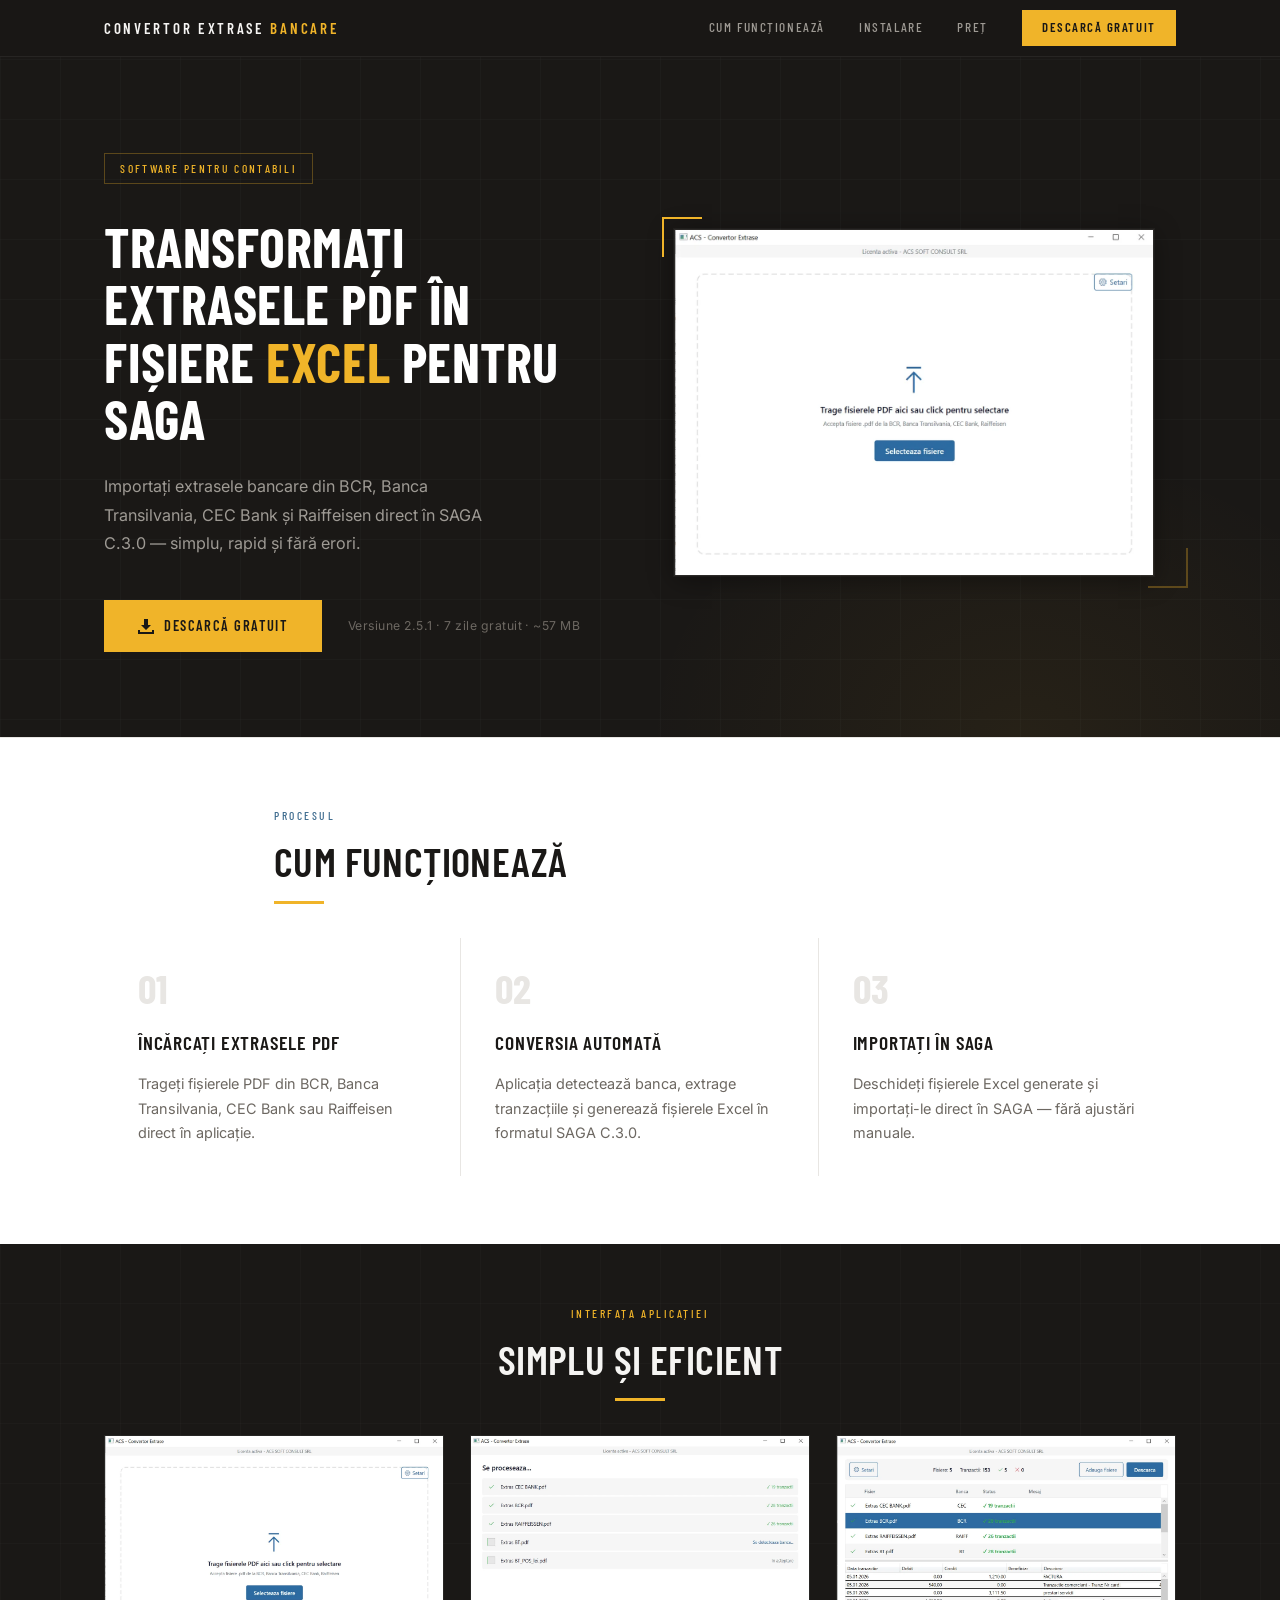
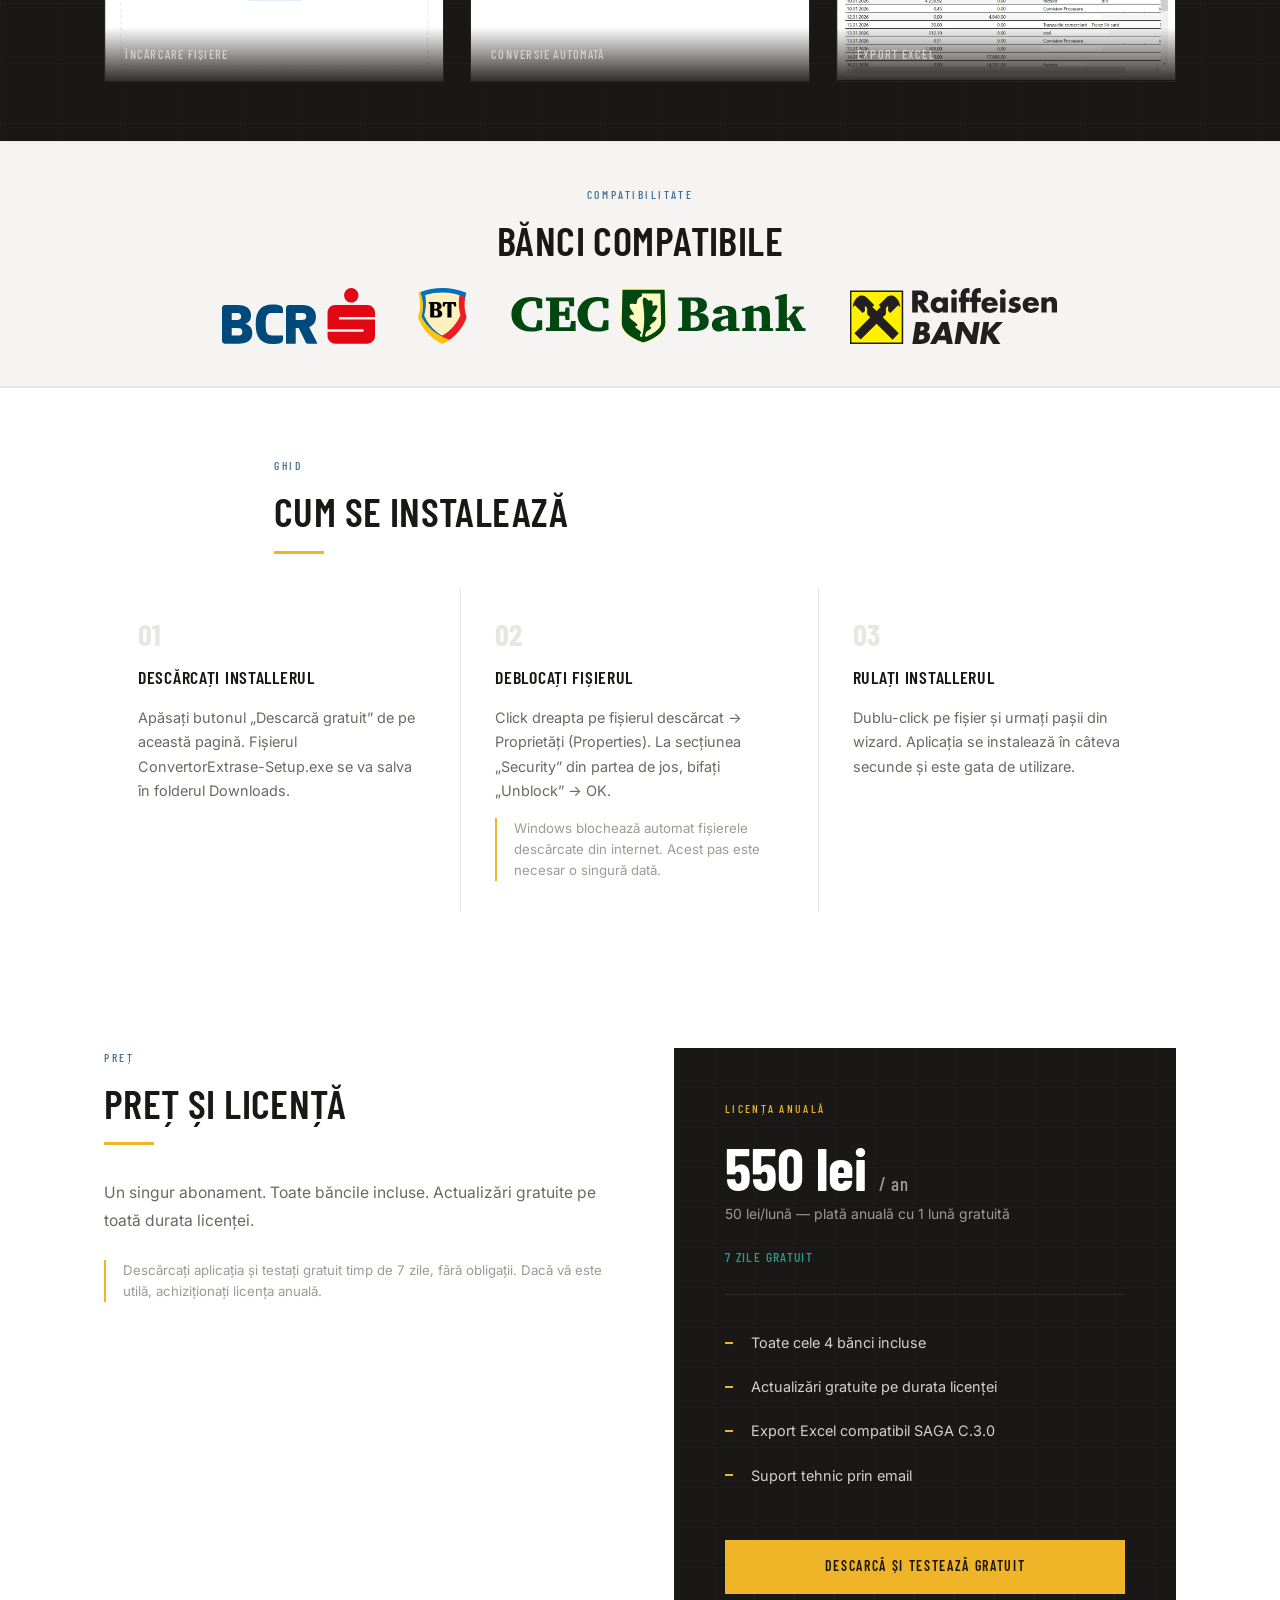
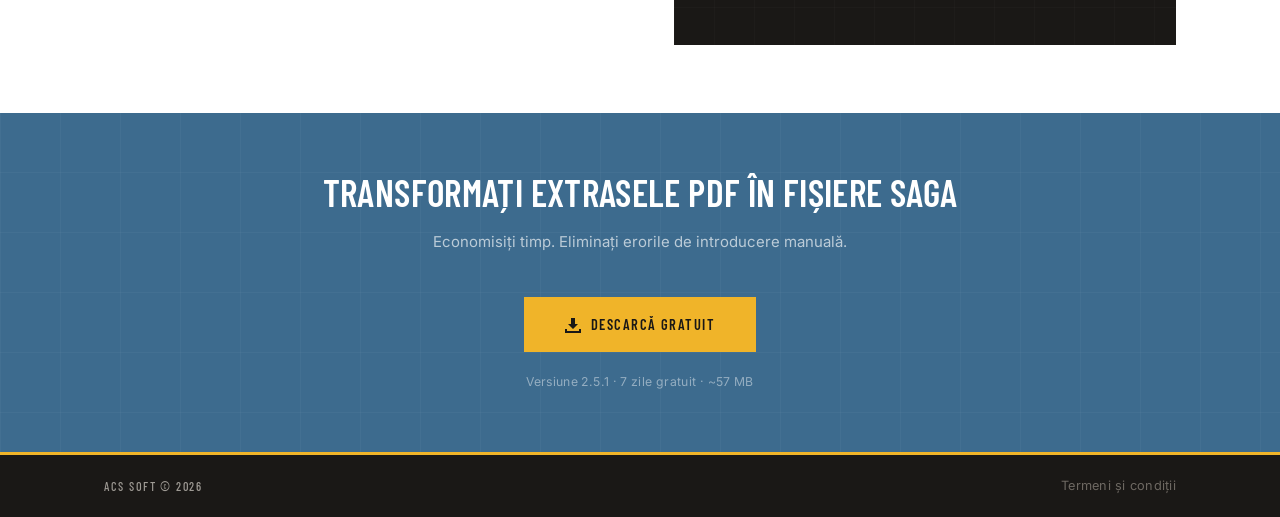
<file: index.html>
<!DOCTYPE html>
<html lang="ro">
<head>
  <meta charset="UTF-8">
  <meta name="viewport" content="width=device-width, initial-scale=1.0">
  <meta name="description"
        content="Importați extrasele bancare din BCR, Banca Transilvania, CEC Bank și Raiffeisen direct în SAGA C.3.0.">

  <!-- Open Graph for WhatsApp/social sharing -->
  <meta property="og:title"
        content="Convertor Extrase Bancare">
  <meta property="og:description"
        content="Transformați extrasele PDF în fișiere Excel pentru SAGA">
  <meta property="og:type"
        content="website">
  <meta property="og:url"
        content="https://acs-soft.github.io/convertor-extrase-site/">

  <title>Convertor Extrase Bancare</title>

  <link rel="preconnect" href="https://fonts.googleapis.com">
  <link rel="preconnect" href="https://fonts.gstatic.com" crossorigin>
  <link href="https://fonts.googleapis.com/css2?family=Barlow+Condensed:wght@400;500;600;700&family=Inter:wght@300;400;500&display=swap" rel="stylesheet">
  <link rel="stylesheet" href="style.css">
  <link rel="icon" href="favicon.ico">
</head>
<body>

  <!-- ======== NAVIGATION ======== -->
  <nav>
    <div class="container">
      <a href="#" class="logo">Convertor Extrase <span>Bancare</span></a>
      <div class="nav-links">
        <a href="#cum-functioneaza" class="nav-link">Cum funcționează</a>
        <a href="#instalare" class="nav-link">Instalare</a>
        <a href="#pret" class="nav-link">Preț</a>
        <a href="https://github.com/acs-soft/convertor-extrase-site/releases/latest/download/ConvertorExtrase-Setup.exe"
           class="nav-cta">Descarcă gratuit</a>
      </div>
    </div>
  </nav>

  <!-- ======== HERO ======== -->
  <section class="hero">
    <div class="container">
      <div class="hero-content">
        <div class="hero-badge">Software pentru contabili</div>
        <h1>Transformați extrasele PDF în fișiere <em>Excel</em> pentru SAGA</h1>
        <p class="hero-desc">Importați extrasele bancare din BCR, Banca Transilvania, CEC Bank și Raiffeisen direct în SAGA C.3.0 &mdash; simplu, rapid și fără erori.</p>
        <div class="hero-actions">
          <a href="https://github.com/acs-soft/convertor-extrase-site/releases/latest/download/ConvertorExtrase-Setup.exe" class="btn-primary">
            <svg viewBox="0 0 16 16" xmlns="http://www.w3.org/2000/svg"><path d="M8 12L3 7h3V1h4v6h3L8 12z"/><path d="M14 14H2v-2H0v4h16v-4h-2v2z"/></svg>
            Descarcă gratuit
          </a>
          <span class="hero-sub">Versiune 2.5.1 &middot; 7 zile gratuit &middot; ~57 MB</span>
        </div>
      </div>
      <div class="hero-visual">
        <img src="images/screenshot-1.webp"
             alt="Fereastra principală a aplicației Convertor Extrase Bancare"
             class="hero-screenshot"
             loading="lazy"
             width="600"
             height="400">
      </div>
    </div>
  </section>

  <!-- ======== HOW IT WORKS ======== -->
  <section class="how-it-works" id="cum-functioneaza">
    <div class="container-narrow" style="margin-bottom: 2rem;">
      <span class="section-label">Procesul</span>
      <h2 class="section-heading">Cum funcționează</h2>
      <hr class="section-rule">
    </div>
    <div class="container">
      <div class="steps-grid">
        <div class="step-block">
          <div class="step-number">01</div>
          <div class="step-title">Încărcați extrasele PDF</div>
          <p class="step-desc">Trageți fișierele PDF din BCR, Banca Transilvania, CEC Bank sau Raiffeisen direct în aplicație.</p>
        </div>
        <div class="step-block">
          <div class="step-number">02</div>
          <div class="step-title">Conversia automată</div>
          <p class="step-desc">Aplicația detectează banca, extrage tranzacțiile și generează fișierele Excel în formatul SAGA C.3.0.</p>
        </div>
        <div class="step-block">
          <div class="step-number">03</div>
          <div class="step-title">Importați în SAGA</div>
          <p class="step-desc">Deschideți fișierele Excel generate și importați-le direct în SAGA &mdash; fără ajustări manuale.</p>
        </div>
      </div>
    </div>
  </section>

  <!-- ======== SCREENSHOTS ======== -->
  <section class="screenshots">
    <div class="container">
      <span class="section-label">Interfața aplicației</span>
      <h2 class="section-heading">Simplu și eficient</h2>
      <hr class="section-rule">
      <div class="screenshot-grid">
        <div class="screenshot-card">
          <img src="images/screenshot-1.webp"
               alt="Fereastra principală a aplicației Convertor Extrase Bancare"
               loading="lazy"
               width="600"
               height="400">
          <div class="screenshot-label">Încărcare fișiere</div>
        </div>
        <div class="screenshot-card">
          <img src="images/screenshot-2.webp"
               alt="Procesarea extraselor bancare în Convertor Extrase Bancare"
               loading="lazy"
               width="600"
               height="400">
          <div class="screenshot-label">Conversie automată</div>
        </div>
        <div class="screenshot-card">
          <img src="images/screenshot-3.webp"
               alt="Rezultatele conversiei în format Excel pentru SAGA"
               loading="lazy"
               width="600"
               height="400">
          <div class="screenshot-label">Export Excel</div>
        </div>
      </div>
    </div>
  </section>

  <!-- ======== BANKS ======== -->
  <section class="banks">
    <div class="container">
      <div class="banks-header">
        <span class="section-label">Compatibilitate</span>
        <h2 class="section-heading">Bănci compatibile</h2>
      </div>
      <div class="banks-strip">
        <img src="images/bcr.svg" alt="BCR" class="bank-logo">
        <img src="images/bt.svg" alt="Banca Transilvania" class="bank-logo">
        <img src="images/cec.svg" alt="CEC Bank" class="bank-logo">
        <img src="images/raiffeisen.svg" alt="Raiffeisen Bank" class="bank-logo">
      </div>
    </div>
  </section>

  <!-- ======== INSTALLATION ======== -->
  <section class="installation" id="instalare">
    <div class="container-narrow" style="margin-bottom: 2rem;">
      <span class="section-label">Ghid</span>
      <h2 class="section-heading">Cum se instalează</h2>
      <hr class="section-rule">
    </div>
    <div class="container">
      <div class="install-grid">
        <div class="install-step">
          <div class="install-number">01</div>
          <div class="install-title">Descărcați installerul</div>
          <p class="install-desc">Apăsați butonul &bdquo;Descarcă gratuit&rdquo; de pe această pagină. Fișierul ConvertorExtrase-Setup.exe se va salva în folderul Downloads.</p>
        </div>
        <div class="install-step">
          <div class="install-number">02</div>
          <div class="install-title">Deblocați fișierul</div>
          <p class="install-desc">Click dreapta pe fișierul descărcat &rarr; Proprietăți (Properties). La secțiunea &bdquo;Security&rdquo; din partea de jos, bifați &bdquo;Unblock&rdquo; &rarr; OK.</p>
          <p class="install-note">Windows blochează automat fișierele descărcate din internet. Acest pas este necesar o singură dată.</p>
        </div>
        <div class="install-step">
          <div class="install-number">03</div>
          <div class="install-title">Rulați installerul</div>
          <p class="install-desc">Dublu-click pe fișier și urmați pașii din wizard. Aplicația se instalează în câteva secunde și este gata de utilizare.</p>
        </div>
      </div>
    </div>
  </section>

  <!-- ======== PRICING ======== -->
  <section class="pricing" id="pret">
    <div class="container">
      <div class="pricing-layout">
        <div class="pricing-info">
          <span class="section-label">Preț</span>
          <h2>Preț și licență</h2>
          <hr class="section-rule">
          <p class="pricing-tagline">Un singur abonament. Toate băncile incluse. Actualizări gratuite pe toată durata licenței.</p>
          <p class="pricing-note">Descărcați aplicația și testați gratuit timp de 7 zile, fără obligații. Dacă vă este utilă, achiziționați licența anuală.</p>
        </div>
        <div class="price-card">
          <div class="price-card-inner">
            <div class="price-label">Licența anuală</div>
            <div class="price-amount">550 lei <span>/ an</span></div>
            <div class="price-monthly">50 lei/lună &mdash; plată anuală cu 1 lună gratuită</div>
            <div class="price-trial">7 zile gratuit</div>
            <ul class="price-features">
              <li>Toate cele 4 bănci incluse</li>
              <li>Actualizări gratuite pe durata licenței</li>
              <li>Export Excel compatibil SAGA C.3.0</li>
              <li>Suport tehnic prin email</li>
            </ul>
            <a href="https://github.com/acs-soft/convertor-extrase-site/releases/latest/download/ConvertorExtrase-Setup.exe" class="btn-cta-card">Descarcă și testează gratuit</a>
          </div>
        </div>
      </div>
    </div>
  </section>

  <!-- ======== FINAL CTA ======== -->
  <section class="final-cta">
    <div class="container">
      <h2>Transformați extrasele PDF în fișiere SAGA</h2>
      <p class="final-cta-sub">Economisiți timp. Eliminați erorile de introducere manuală.</p>
      <a href="https://github.com/acs-soft/convertor-extrase-site/releases/latest/download/ConvertorExtrase-Setup.exe" class="btn-final">
        <svg viewBox="0 0 16 16" xmlns="http://www.w3.org/2000/svg"><path d="M8 12L3 7h3V1h4v6h3L8 12z"/><path d="M14 14H2v-2H0v4h16v-4h-2v2z"/></svg>
        Descarcă gratuit
      </a>
      <div class="final-sub">Versiune 2.5.1 &middot; 7 zile gratuit &middot; ~57 MB</div>
    </div>
  </section>

  <!-- ======== FOOTER ======== -->
  <footer>
    <div class="container">
      <span class="footer-brand">ACS Soft &copy; 2026</span>
      <div class="footer-links">
        <a href="termeni.html">Termeni și condiții</a>
      </div>
    </div>
  </footer>

</body>
</html>
</file>
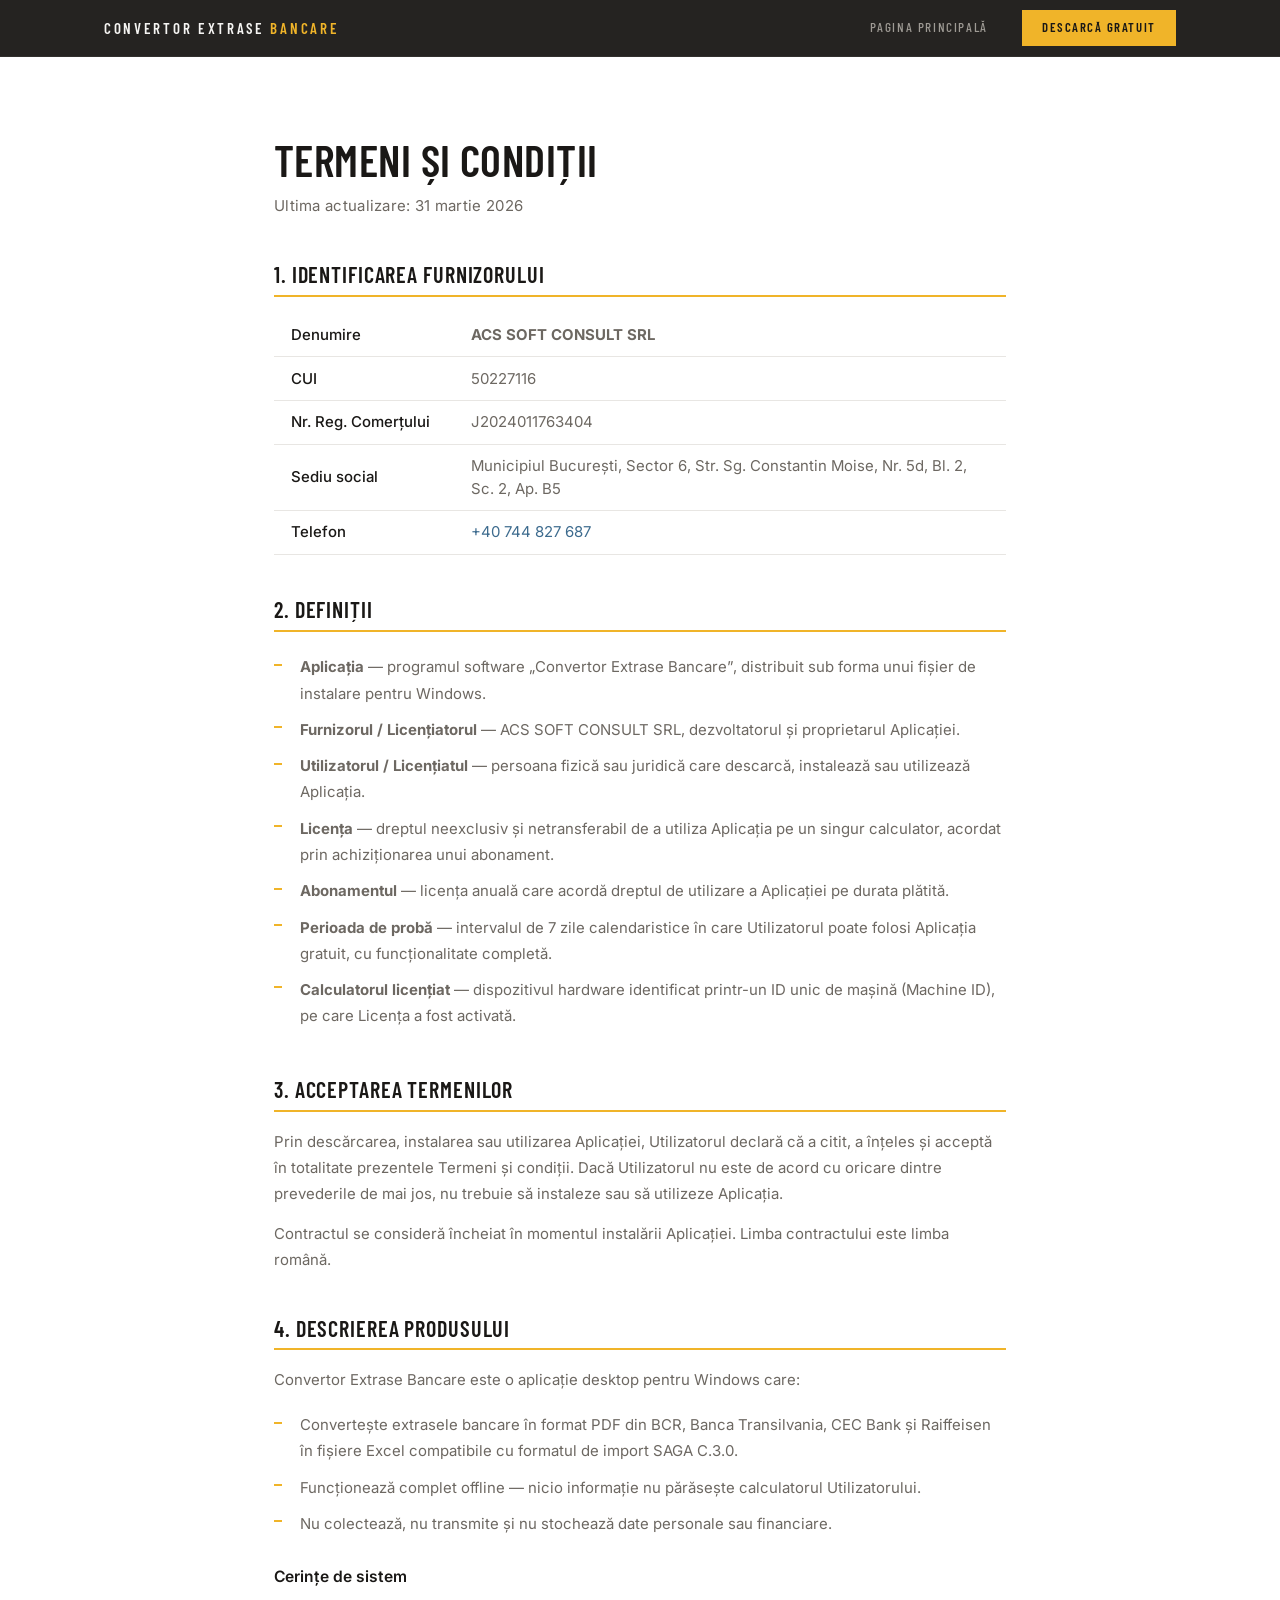
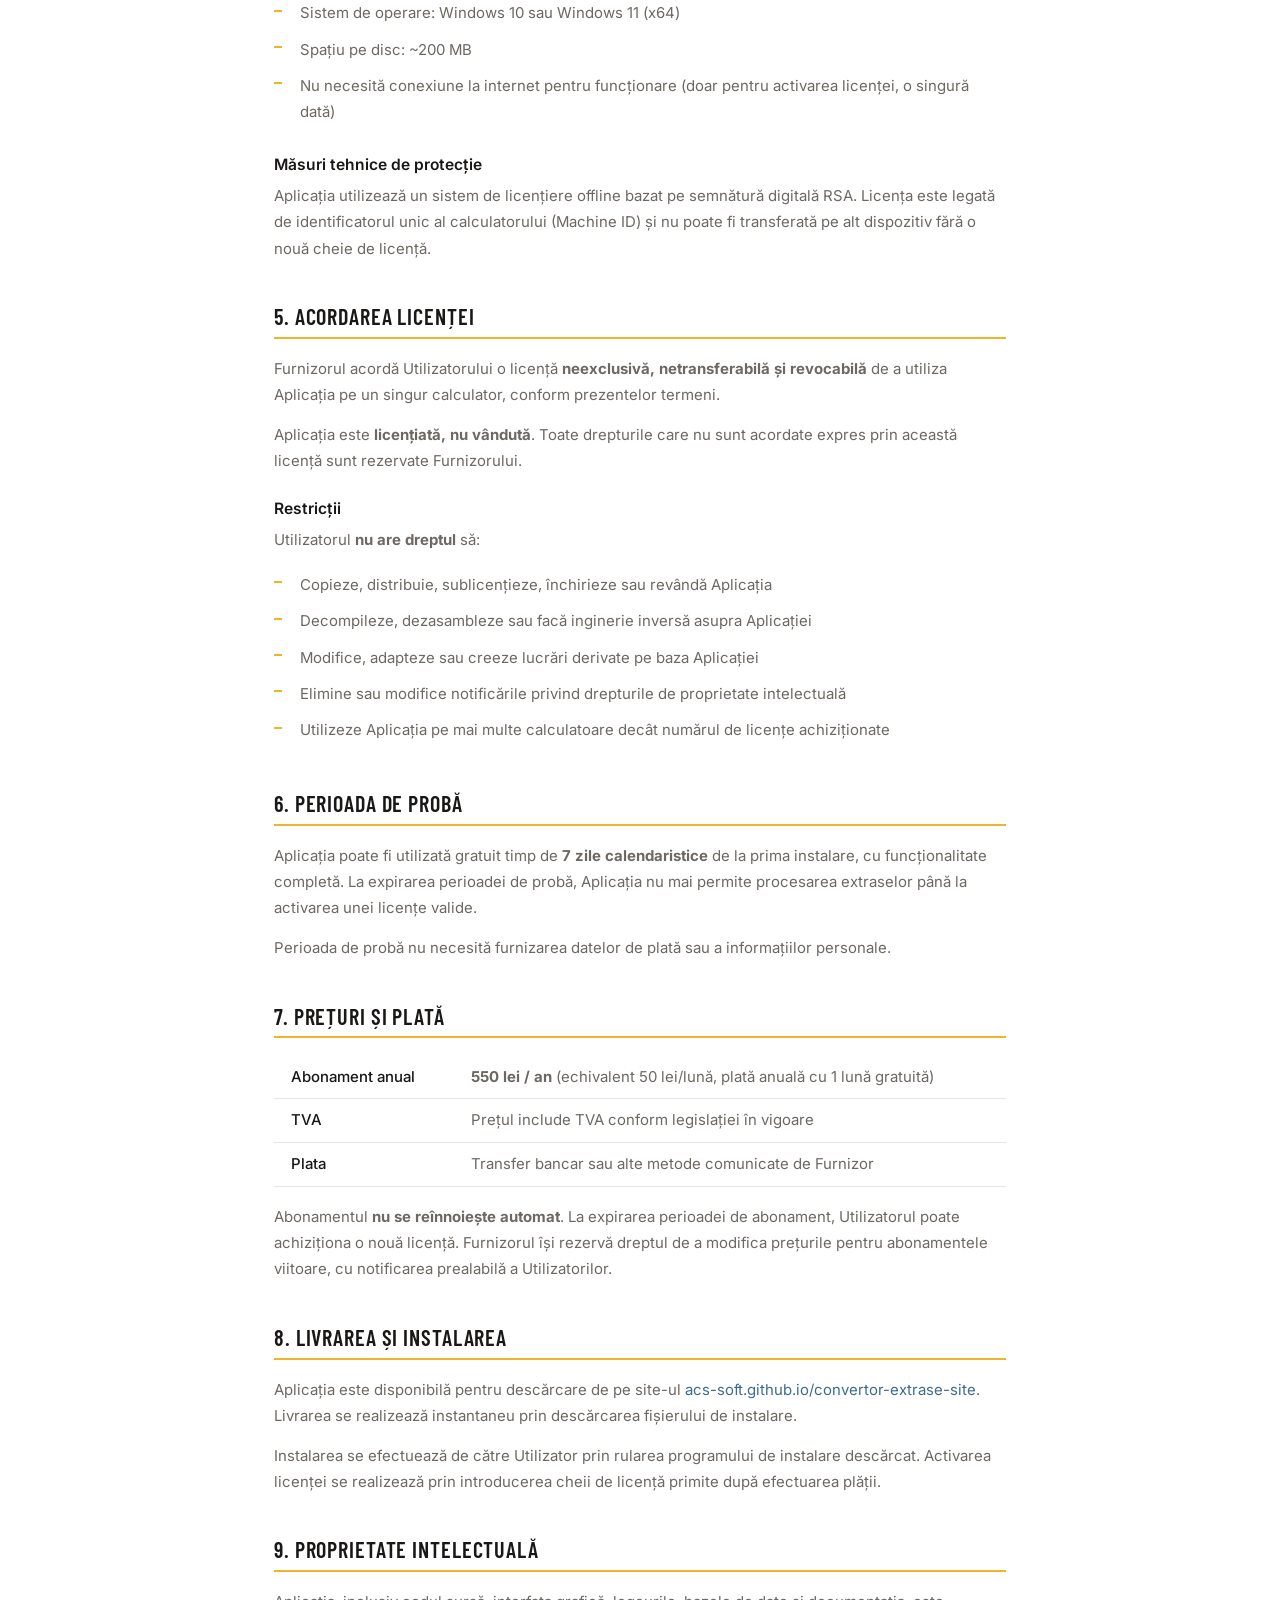
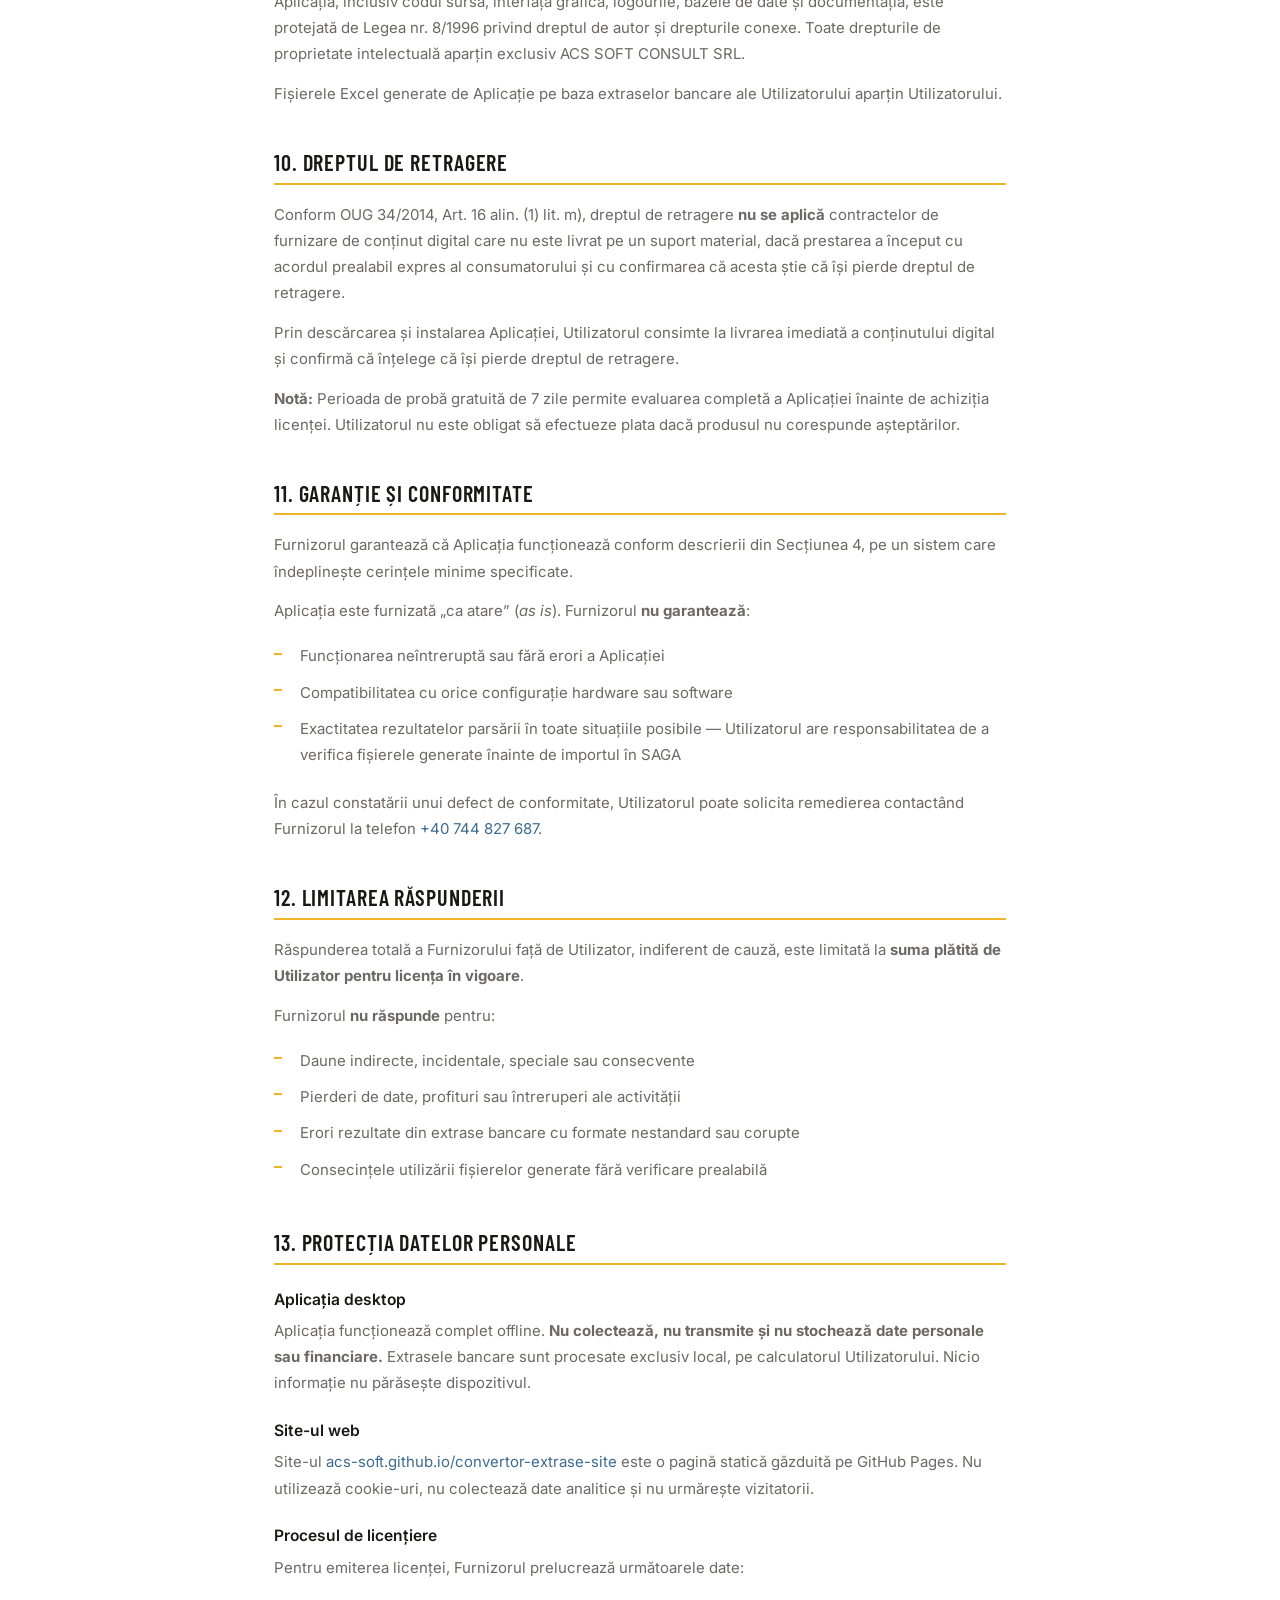
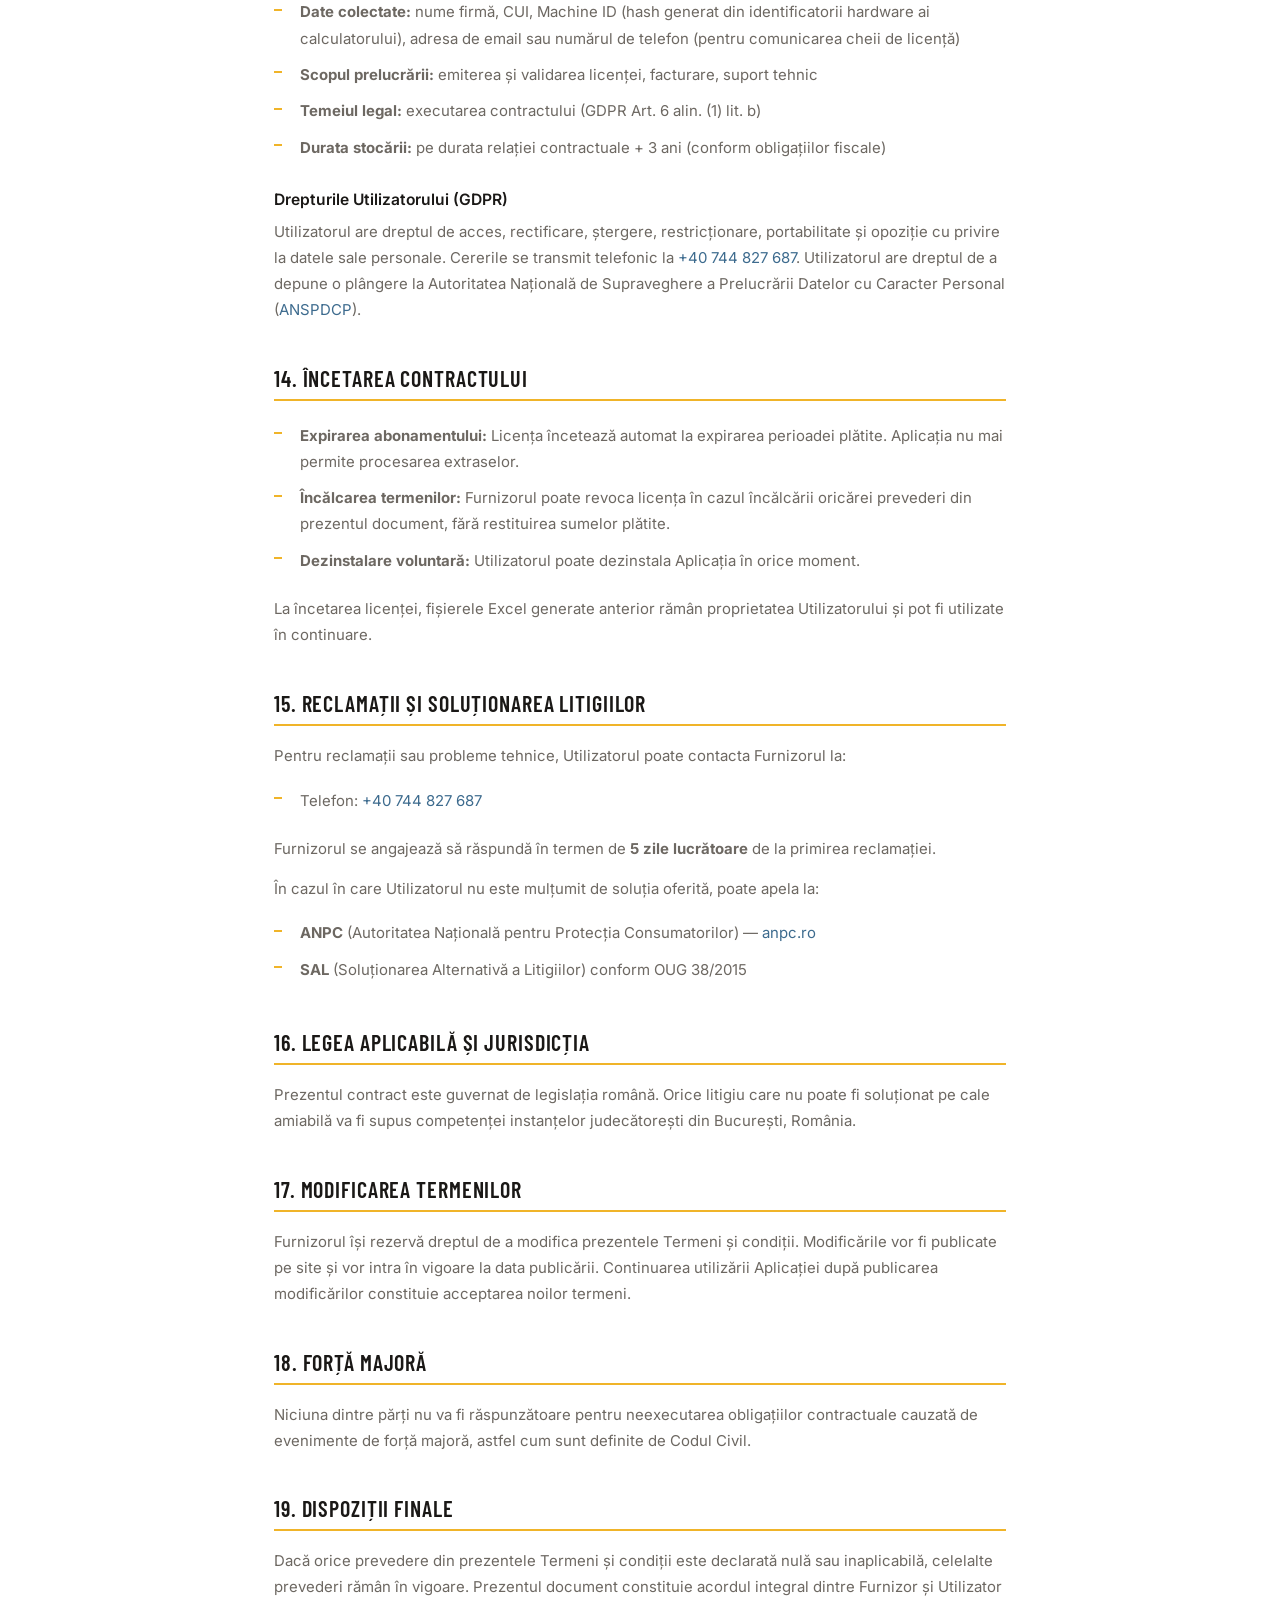
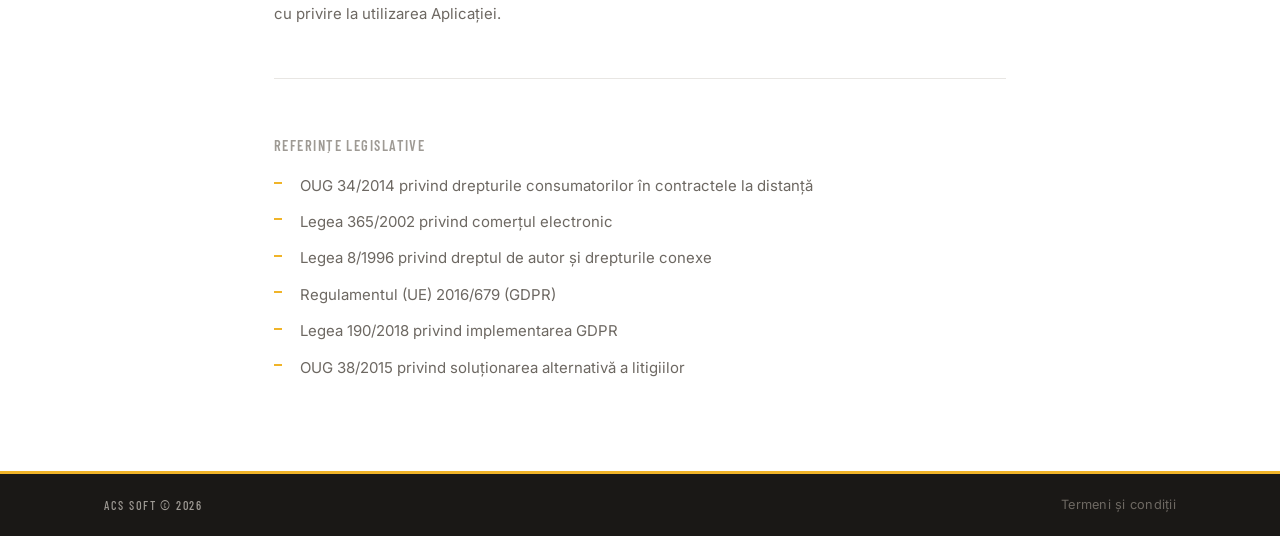
<file: termeni.html>
<!DOCTYPE html>
<html lang="ro">
<head>
  <meta charset="UTF-8">
  <meta name="viewport" content="width=device-width, initial-scale=1.0">
  <meta name="description" content="Termeni și condiții — Convertor Extrase Bancare, ACS SOFT CONSULT SRL">
  <title>Termeni și condiții — Convertor Extrase Bancare</title>
  <link rel="preconnect" href="https://fonts.googleapis.com">
  <link rel="preconnect" href="https://fonts.gstatic.com" crossorigin>
  <link href="https://fonts.googleapis.com/css2?family=Barlow+Condensed:wght@400;500;600;700&family=Inter:wght@300;400;500&display=swap" rel="stylesheet">
  <link rel="stylesheet" href="style.css">
  <link rel="stylesheet" href="termeni.css">
  <link rel="icon" href="favicon.ico">
</head>
<body>

  <nav>
    <div class="container">
      <a href="index.html" class="logo">Convertor Extrase <span>Bancare</span></a>
      <div class="nav-links">
        <a href="index.html" class="nav-link">Pagina principală</a>
        <a href="https://github.com/acs-soft/convertor-extrase-site/releases/latest/download/ConvertorExtrase-Setup.exe"
           class="nav-cta">Descarcă gratuit</a>
      </div>
    </div>
  </nav>

  <main class="legal">
    <div class="container-narrow">

      <h1>Termeni și condiții</h1>
      <p class="legal-updated">Ultima actualizare: 31 martie 2026</p>

      <!-- ======== 1. IDENTIFICARE ======== -->
      <h2 id="identificare">1. Identificarea furnizorului</h2>
      <table class="legal-table">
        <tr><td>Denumire</td><td><strong>ACS SOFT CONSULT SRL</strong></td></tr>
        <tr><td>CUI</td><td>50227116</td></tr>
        <tr><td>Nr. Reg. Comerțului</td><td>J2024011763404</td></tr>
        <tr><td>Sediu social</td><td>Municipiul București, Sector 6, Str. Sg. Constantin Moise, Nr. 5d, Bl. 2, Sc. 2, Ap. B5</td></tr>
        <tr><td>Telefon</td><td><a href="tel:+40744827687">+40 744 827 687</a></td></tr>
      </table>

      <!-- ======== 2. DEFINIȚII ======== -->
      <h2 id="definitii">2. Definiții</h2>
      <ul>
        <li><strong>Aplicația</strong> &mdash; programul software &bdquo;Convertor Extrase Bancare&rdquo;, distribuit sub forma unui fișier de instalare pentru Windows.</li>
        <li><strong>Furnizorul / Licențiatorul</strong> &mdash; ACS SOFT CONSULT SRL, dezvoltatorul și proprietarul Aplicației.</li>
        <li><strong>Utilizatorul / Licențiatul</strong> &mdash; persoana fizică sau juridică care descarcă, instalează sau utilizează Aplicația.</li>
        <li><strong>Licența</strong> &mdash; dreptul neexclusiv și netransferabil de a utiliza Aplicația pe un singur calculator, acordat prin achiziționarea unui abonament.</li>
        <li><strong>Abonamentul</strong> &mdash; licența anuală care acordă dreptul de utilizare a Aplicației pe durata plătită.</li>
        <li><strong>Perioada de probă</strong> &mdash; intervalul de 7 zile calendaristice în care Utilizatorul poate folosi Aplicația gratuit, cu funcționalitate completă.</li>
        <li><strong>Calculatorul licențiat</strong> &mdash; dispozitivul hardware identificat printr-un ID unic de mașină (Machine ID), pe care Licența a fost activată.</li>
      </ul>

      <!-- ======== 3. ACCEPTARE ======== -->
      <h2 id="acceptare">3. Acceptarea termenilor</h2>
      <p>Prin descărcarea, instalarea sau utilizarea Aplicației, Utilizatorul declară că a citit, a înțeles și acceptă în totalitate prezentele Termeni și condiții. Dacă Utilizatorul nu este de acord cu oricare dintre prevederile de mai jos, nu trebuie să instaleze sau să utilizeze Aplicația.</p>
      <p>Contractul se consideră încheiat în momentul instalării Aplicației. Limba contractului este limba română.</p>

      <!-- ======== 4. DESCRIERE PRODUS ======== -->
      <h2 id="descriere">4. Descrierea produsului</h2>
      <p>Convertor Extrase Bancare este o aplicație desktop pentru Windows care:</p>
      <ul>
        <li>Convertește extrasele bancare în format PDF din BCR, Banca Transilvania, CEC Bank și Raiffeisen în fișiere Excel compatibile cu formatul de import SAGA C.3.0.</li>
        <li>Funcționează complet offline &mdash; nicio informație nu părăsește calculatorul Utilizatorului.</li>
        <li>Nu colectează, nu transmite și nu stochează date personale sau financiare.</li>
      </ul>
      <h3>Cerințe de sistem</h3>
      <ul>
        <li>Sistem de operare: Windows 10 sau Windows 11 (x64)</li>
        <li>Spațiu pe disc: ~200 MB</li>
        <li>Nu necesită conexiune la internet pentru funcționare (doar pentru activarea licenței, o singură dată)</li>
      </ul>
      <h3>Măsuri tehnice de protecție</h3>
      <p>Aplicația utilizează un sistem de licențiere offline bazat pe semnătură digitală RSA. Licența este legată de identificatorul unic al calculatorului (Machine ID) și nu poate fi transferată pe alt dispozitiv fără o nouă cheie de licență.</p>

      <!-- ======== 5. LICENȚĂ ======== -->
      <h2 id="licenta">5. Acordarea licenței</h2>
      <p>Furnizorul acordă Utilizatorului o licență <strong>neexclusivă, netransferabilă și revocabilă</strong> de a utiliza Aplicația pe un singur calculator, conform prezentelor termeni.</p>
      <p>Aplicația este <strong>licențiată, nu vândută</strong>. Toate drepturile care nu sunt acordate expres prin această licență sunt rezervate Furnizorului.</p>
      <h3>Restricții</h3>
      <p>Utilizatorul <strong>nu are dreptul</strong> să:</p>
      <ul>
        <li>Copieze, distribuie, sublicențieze, închirieze sau revândă Aplicația</li>
        <li>Decompileze, dezasambleze sau facă inginerie inversă asupra Aplicației</li>
        <li>Modifice, adapteze sau creeze lucrări derivate pe baza Aplicației</li>
        <li>Elimine sau modifice notificările privind drepturile de proprietate intelectuală</li>
        <li>Utilizeze Aplicația pe mai multe calculatoare decât numărul de licențe achiziționate</li>
      </ul>

      <!-- ======== 6. PERIOADA DE PROBĂ ======== -->
      <h2 id="proba">6. Perioada de probă</h2>
      <p>Aplicația poate fi utilizată gratuit timp de <strong>7 zile calendaristice</strong> de la prima instalare, cu funcționalitate completă. La expirarea perioadei de probă, Aplicația nu mai permite procesarea extraselor până la activarea unei licențe valide.</p>
      <p>Perioada de probă nu necesită furnizarea datelor de plată sau a informațiilor personale.</p>

      <!-- ======== 7. PREȚURI ȘI PLATĂ ======== -->
      <h2 id="preturi">7. Prețuri și plată</h2>
      <table class="legal-table">
        <tr><td>Abonament anual</td><td><strong>550 lei / an</strong> (echivalent 50 lei/lună, plată anuală cu 1 lună gratuită)</td></tr>
        <tr><td>TVA</td><td>Prețul include TVA conform legislației în vigoare</td></tr>
        <tr><td>Plata</td><td>Transfer bancar sau alte metode comunicate de Furnizor</td></tr>
      </table>
      <p>Abonamentul <strong>nu se reînnoiește automat</strong>. La expirarea perioadei de abonament, Utilizatorul poate achiziționa o nouă licență. Furnizorul își rezervă dreptul de a modifica prețurile pentru abonamentele viitoare, cu notificarea prealabilă a Utilizatorilor.</p>

      <!-- ======== 8. LIVRARE ȘI INSTALARE ======== -->
      <h2 id="livrare">8. Livrarea și instalarea</h2>
      <p>Aplicația este disponibilă pentru descărcare de pe site-ul <a href="https://acs-soft.github.io/convertor-extrase-site/">acs-soft.github.io/convertor-extrase-site</a>. Livrarea se realizează instantaneu prin descărcarea fișierului de instalare.</p>
      <p>Instalarea se efectuează de către Utilizator prin rularea programului de instalare descărcat. Activarea licenței se realizează prin introducerea cheii de licență primite după efectuarea plății.</p>

      <!-- ======== 9. PROPRIETATE INTELECTUALĂ ======== -->
      <h2 id="proprietate">9. Proprietate intelectuală</h2>
      <p>Aplicația, inclusiv codul sursă, interfața grafică, logourile, bazele de date și documentația, este protejată de Legea nr. 8/1996 privind dreptul de autor și drepturile conexe. Toate drepturile de proprietate intelectuală aparțin exclusiv ACS SOFT CONSULT SRL.</p>
      <p>Fișierele Excel generate de Aplicație pe baza extraselor bancare ale Utilizatorului aparțin Utilizatorului.</p>

      <!-- ======== 10. DREPTUL DE RETRAGERE ======== -->
      <h2 id="retragere">10. Dreptul de retragere</h2>
      <p>Conform OUG 34/2014, Art. 16 alin. (1) lit. m), dreptul de retragere <strong>nu se aplică</strong> contractelor de furnizare de conținut digital care nu este livrat pe un suport material, dacă prestarea a început cu acordul prealabil expres al consumatorului și cu confirmarea că acesta știe că își pierde dreptul de retragere.</p>
      <p>Prin descărcarea și instalarea Aplicației, Utilizatorul consimte la livrarea imediată a conținutului digital și confirmă că înțelege că își pierde dreptul de retragere.</p>
      <p><strong>Notă:</strong> Perioada de probă gratuită de 7 zile permite evaluarea completă a Aplicației înainte de achiziția licenței. Utilizatorul nu este obligat să efectueze plata dacă produsul nu corespunde așteptărilor.</p>

      <!-- ======== 11. GARANȚIE ======== -->
      <h2 id="garantie">11. Garanție și conformitate</h2>
      <p>Furnizorul garantează că Aplicația funcționează conform descrierii din Secțiunea 4, pe un sistem care îndeplinește cerințele minime specificate.</p>
      <p>Aplicația este furnizată &bdquo;ca atare&rdquo; (<em>as is</em>). Furnizorul <strong>nu garantează</strong>:</p>
      <ul>
        <li>Funcționarea neîntreruptă sau fără erori a Aplicației</li>
        <li>Compatibilitatea cu orice configurație hardware sau software</li>
        <li>Exactitatea rezultatelor parsării în toate situațiile posibile &mdash; Utilizatorul are responsabilitatea de a verifica fișierele generate înainte de importul în SAGA</li>
      </ul>
      <p>În cazul constatării unui defect de conformitate, Utilizatorul poate solicita remedierea contactând Furnizorul la telefon <a href="tel:+40744827687">+40 744 827 687</a>.</p>

      <!-- ======== 12. LIMITAREA RĂSPUNDERII ======== -->
      <h2 id="raspundere">12. Limitarea răspunderii</h2>
      <p>Răspunderea totală a Furnizorului față de Utilizator, indiferent de cauză, este limitată la <strong>suma plătită de Utilizator pentru licența în vigoare</strong>.</p>
      <p>Furnizorul <strong>nu răspunde</strong> pentru:</p>
      <ul>
        <li>Daune indirecte, incidentale, speciale sau consecvente</li>
        <li>Pierderi de date, profituri sau întreruperi ale activității</li>
        <li>Erori rezultate din extrase bancare cu formate nestandard sau corupte</li>
        <li>Consecințele utilizării fișierelor generate fără verificare prealabilă</li>
      </ul>

      <!-- ======== 13. PROTECȚIA DATELOR ======== -->
      <h2 id="date">13. Protecția datelor personale</h2>
      <h3>Aplicația desktop</h3>
      <p>Aplicația funcționează complet offline. <strong>Nu colectează, nu transmite și nu stochează date personale sau financiare.</strong> Extrasele bancare sunt procesate exclusiv local, pe calculatorul Utilizatorului. Nicio informație nu părăsește dispozitivul.</p>
      <h3>Site-ul web</h3>
      <p>Site-ul <a href="https://acs-soft.github.io/convertor-extrase-site/">acs-soft.github.io/convertor-extrase-site</a> este o pagină statică găzduită pe GitHub Pages. Nu utilizează cookie-uri, nu colectează date analitice și nu urmărește vizitatorii.</p>
      <h3>Procesul de licențiere</h3>
      <p>Pentru emiterea licenței, Furnizorul prelucrează următoarele date:</p>
      <ul>
        <li><strong>Date colectate:</strong> nume firmă, CUI, Machine ID (hash generat din identificatorii hardware ai calculatorului), adresa de email sau numărul de telefon (pentru comunicarea cheii de licență)</li>
        <li><strong>Scopul prelucrării:</strong> emiterea și validarea licenței, facturare, suport tehnic</li>
        <li><strong>Temeiul legal:</strong> executarea contractului (GDPR Art. 6 alin. (1) lit. b)</li>
        <li><strong>Durata stocării:</strong> pe durata relației contractuale + 3 ani (conform obligațiilor fiscale)</li>
      </ul>
      <h3>Drepturile Utilizatorului (GDPR)</h3>
      <p>Utilizatorul are dreptul de acces, rectificare, ștergere, restricționare, portabilitate și opoziție cu privire la datele sale personale. Cererile se transmit telefonic la <a href="tel:+40744827687">+40 744 827 687</a>. Utilizatorul are dreptul de a depune o plângere la Autoritatea Națională de Supraveghere a Prelucrării Datelor cu Caracter Personal (<a href="https://www.dataprotection.ro" target="_blank" rel="noopener">ANSPDCP</a>).</p>

      <!-- ======== 14. ÎNCETARE ======== -->
      <h2 id="incetare">14. Încetarea contractului</h2>
      <ul>
        <li><strong>Expirarea abonamentului:</strong> Licența încetează automat la expirarea perioadei plătite. Aplicația nu mai permite procesarea extraselor.</li>
        <li><strong>Încălcarea termenilor:</strong> Furnizorul poate revoca licența în cazul încălcării oricărei prevederi din prezentul document, fără restituirea sumelor plătite.</li>
        <li><strong>Dezinstalare voluntară:</strong> Utilizatorul poate dezinstala Aplicația în orice moment.</li>
      </ul>
      <p>La încetarea licenței, fișierele Excel generate anterior rămân proprietatea Utilizatorului și pot fi utilizate în continuare.</p>

      <!-- ======== 15. RECLAMAȚII ======== -->
      <h2 id="reclamatii">15. Reclamații și soluționarea litigiilor</h2>
      <p>Pentru reclamații sau probleme tehnice, Utilizatorul poate contacta Furnizorul la:</p>
      <ul>
        <li>Telefon: <a href="tel:+40744827687">+40 744 827 687</a></li>
      </ul>
      <p>Furnizorul se angajează să răspundă în termen de <strong>5 zile lucrătoare</strong> de la primirea reclamației.</p>
      <p>În cazul în care Utilizatorul nu este mulțumit de soluția oferită, poate apela la:</p>
      <ul>
        <li><strong>ANPC</strong> (Autoritatea Națională pentru Protecția Consumatorilor) &mdash; <a href="https://anpc.ro" target="_blank" rel="noopener">anpc.ro</a></li>
        <li><strong>SAL</strong> (Soluționarea Alternativă a Litigiilor) conform OUG 38/2015</li>
      </ul>

      <!-- ======== 16. LEGE APLICABILĂ ======== -->
      <h2 id="lege">16. Legea aplicabilă și jurisdicția</h2>
      <p>Prezentul contract este guvernat de legislația română. Orice litigiu care nu poate fi soluționat pe cale amiabilă va fi supus competenței instanțelor judecătorești din București, România.</p>

      <!-- ======== 17. MODIFICĂRI ======== -->
      <h2 id="modificari">17. Modificarea termenilor</h2>
      <p>Furnizorul își rezervă dreptul de a modifica prezentele Termeni și condiții. Modificările vor fi publicate pe site și vor intra în vigoare la data publicării. Continuarea utilizării Aplicației după publicarea modificărilor constituie acceptarea noilor termeni.</p>

      <!-- ======== 18. FORȚĂ MAJORĂ ======== -->
      <h2 id="forta-majora">18. Forță majoră</h2>
      <p>Niciuna dintre părți nu va fi răspunzătoare pentru neexecutarea obligațiilor contractuale cauzată de evenimente de forță majoră, astfel cum sunt definite de Codul Civil.</p>

      <!-- ======== 19. DISPOZIȚII FINALE ======== -->
      <h2 id="finale">19. Dispoziții finale</h2>
      <p>Dacă orice prevedere din prezentele Termeni și condiții este declarată nulă sau inaplicabilă, celelalte prevederi rămân în vigoare. Prezentul document constituie acordul integral dintre Furnizor și Utilizator cu privire la utilizarea Aplicației.</p>

      <div class="legal-references">
        <h3>Referințe legislative</h3>
        <ul>
          <li>OUG 34/2014 privind drepturile consumatorilor în contractele la distanță</li>
          <li>Legea 365/2002 privind comerțul electronic</li>
          <li>Legea 8/1996 privind dreptul de autor și drepturile conexe</li>
          <li>Regulamentul (UE) 2016/679 (GDPR)</li>
          <li>Legea 190/2018 privind implementarea GDPR</li>
          <li>OUG 38/2015 privind soluționarea alternativă a litigiilor</li>
        </ul>
      </div>

    </div>
  </main>

  <footer>
    <div class="container">
      <span class="footer-brand">ACS Soft &copy; 2026</span>
      <div class="footer-links">
        <a href="termeni.html">Termeni și condiții</a>
      </div>
    </div>
  </footer>

</body>
</html>
</file>
<file: style.css>
/* ============================================================
   Convertor Extrase Bancare — Metropolitan Design
   Palette: Architectural grays, steel blues, glass teals,
            taxi yellow, evening amber
   ============================================================ */

*, *::before, *::after {
  margin: 0;
  padding: 0;
  box-sizing: border-box;
}

:root {
  --concrete-100: #f5f4f2;
  --concrete-200: #e8e6e3;
  --concrete-300: #d4d1cc;
  --concrete-400: #9e9a94;
  --concrete-500: #6d6862;
  --concrete-600: #4a4540;
  --concrete-700: #2e2a26;
  --concrete-900: #1a1816;

  --steel-blue: #3d6b8e;
  --steel-blue-light: #5a8cb0;
  --glass-teal: #2a9d8f;
  --glass-teal-muted: rgba(42, 157, 143, 0.12);
  --taxi-yellow: #f0b429;
  --taxi-yellow-muted: rgba(240, 180, 41, 0.10);
  --vermillion: #e55934;
  --evening-amber: #d4873e;

  --text-primary: var(--concrete-900);
  --text-secondary: var(--concrete-500);
  --text-tertiary: var(--concrete-400);
  --border: var(--concrete-200);
  --surface: #ffffff;
  --surface-elevated: var(--concrete-100);
}

html {
  font-size: 17px;
  scroll-behavior: smooth;
  -webkit-font-smoothing: antialiased;
  -moz-osx-font-smoothing: grayscale;
}

@media (prefers-reduced-motion: reduce) {
  html { scroll-behavior: auto; }
}

body {
  font-family: 'Inter', 'Segoe UI', system-ui, -apple-system, sans-serif;
  font-weight: 400;
  color: var(--text-primary);
  background: var(--surface);
  line-height: 1.65;
}

section[id] {
  scroll-margin-top: 60px;
}

h1, h2, h3 {
  font-family: 'Barlow Condensed', 'Arial Narrow', sans-serif;
  font-weight: 600;
  line-height: 1.1;
  letter-spacing: 0.01em;
  text-transform: uppercase;
}

.container {
  max-width: 1140px;
  margin: 0 auto;
  padding: 0 2rem;
}

.container-narrow {
  max-width: 800px;
  margin: 0 auto;
  padding: 0 2rem;
}

/* ============================================================
   NAVIGATION
   ============================================================ */
nav {
  position: fixed;
  top: 0;
  left: 0;
  right: 0;
  z-index: 100;
  background: rgba(26, 24, 22, 0.95);
  backdrop-filter: blur(10px);
  -webkit-backdrop-filter: blur(10px);
  border-bottom: 1px solid rgba(255, 255, 255, 0.06);
}

nav .container {
  display: flex;
  justify-content: space-between;
  align-items: center;
  height: 56px;
}

.logo {
  font-family: 'Barlow Condensed', sans-serif;
  font-weight: 600;
  font-size: 0.88rem;
  letter-spacing: 0.18em;
  text-transform: uppercase;
  color: var(--concrete-100);
  text-decoration: none;
}

.logo span {
  color: var(--taxi-yellow);
}

.nav-links {
  display: flex;
  gap: 2rem;
  align-items: center;
}

.nav-link {
  font-family: 'Barlow Condensed', sans-serif;
  font-size: 0.78rem;
  font-weight: 500;
  letter-spacing: 0.12em;
  text-transform: uppercase;
  color: var(--concrete-400);
  text-decoration: none;
  transition: color 0.25s ease;
}

.nav-link:hover {
  color: var(--concrete-100);
}

.nav-cta {
  font-family: 'Barlow Condensed', sans-serif;
  font-size: 0.75rem;
  font-weight: 600;
  letter-spacing: 0.12em;
  text-transform: uppercase;
  color: var(--concrete-900);
  background: var(--taxi-yellow);
  text-decoration: none;
  padding: 0.45rem 1.2rem;
  transition: background 0.25s ease;
}

.nav-cta:hover {
  background: #f5c041;
}

/* ============================================================
   HERO
   ============================================================ */
.hero {
  padding: 9rem 0 5rem;
  background: var(--concrete-900);
  color: var(--concrete-100);
  position: relative;
  overflow: hidden;
}

.hero::before {
  content: '';
  position: absolute;
  inset: 0;
  background:
    linear-gradient(90deg, rgba(255,255,255,0.02) 1px, transparent 1px),
    linear-gradient(0deg, rgba(255,255,255,0.02) 1px, transparent 1px);
  background-size: 60px 60px;
  pointer-events: none;
}

.hero::after {
  content: '';
  position: absolute;
  bottom: -40%;
  right: -10%;
  width: 60%;
  height: 80%;
  background: radial-gradient(ellipse, rgba(240, 180, 41, 0.06) 0%, transparent 70%);
  pointer-events: none;
}

.hero .container {
  position: relative;
  z-index: 1;
  display: grid;
  grid-template-columns: 1fr 1fr;
  gap: 4rem;
  align-items: center;
}

.hero-content {
  max-width: 520px;
}

.hero-badge {
  display: inline-block;
  font-family: 'Barlow Condensed', sans-serif;
  font-size: 0.68rem;
  font-weight: 500;
  letter-spacing: 0.2em;
  text-transform: uppercase;
  color: var(--taxi-yellow);
  border: 1px solid rgba(240, 180, 41, 0.3);
  padding: 0.3rem 0.9rem;
  margin-bottom: 2rem;
}

.hero h1 {
  font-size: 3.2rem;
  font-weight: 700;
  line-height: 1.05;
  margin-bottom: 1.5rem;
  color: #fff;
}

.hero h1 em {
  font-style: normal;
  color: var(--taxi-yellow);
}

.hero-desc {
  font-size: 0.95rem;
  color: var(--concrete-400);
  line-height: 1.75;
  margin-bottom: 2.5rem;
  max-width: 420px;
}

.hero-actions {
  display: flex;
  align-items: center;
  gap: 1.5rem;
  flex-wrap: wrap;
}

.btn-primary {
  display: inline-flex;
  align-items: center;
  gap: 0.6rem;
  padding: 0.85rem 2rem;
  font-family: 'Barlow Condensed', sans-serif;
  font-size: 0.85rem;
  font-weight: 600;
  letter-spacing: 0.1em;
  text-transform: uppercase;
  color: var(--concrete-900);
  background: var(--taxi-yellow);
  text-decoration: none;
  border: none;
  transition: background 0.25s ease, transform 0.2s ease;
}

.btn-primary:hover {
  background: #f5c041;
  transform: translateY(-1px);
}

.btn-primary svg {
  width: 16px;
  height: 16px;
  fill: var(--concrete-900);
}

.hero-sub {
  font-size: 0.72rem;
  color: var(--concrete-500);
  letter-spacing: 0.04em;
}

.hero-visual {
  position: relative;
}

.hero-screenshot {
  width: 100%;
  max-width: 480px;
  height: auto;
  display: block;
  border: 1px solid rgba(255, 255, 255, 0.08);
  box-shadow:
    0 4px 24px rgba(0, 0, 0, 0.4),
    0 0 0 1px rgba(255, 255, 255, 0.04);
}

.hero-visual::before {
  content: '';
  position: absolute;
  top: -12px;
  left: -12px;
  width: 40px;
  height: 40px;
  border-top: 2px solid var(--taxi-yellow);
  border-left: 2px solid var(--taxi-yellow);
  pointer-events: none;
}

.hero-visual::after {
  content: '';
  position: absolute;
  bottom: -12px;
  right: -12px;
  width: 40px;
  height: 40px;
  border-bottom: 2px solid rgba(240, 180, 41, 0.3);
  border-right: 2px solid rgba(240, 180, 41, 0.3);
  pointer-events: none;
}

/* ============================================================
   SECTION STRUCTURE
   ============================================================ */
section {
  padding: 4rem 0;
}

.section-label {
  display: block;
  font-family: 'Barlow Condensed', sans-serif;
  font-size: 0.68rem;
  font-weight: 500;
  letter-spacing: 0.22em;
  text-transform: uppercase;
  color: var(--steel-blue);
  margin-bottom: 0.8rem;
}

.section-heading {
  font-size: 2.4rem;
  color: var(--text-primary);
  margin-bottom: 1rem;
}

.section-rule {
  width: 50px;
  height: 3px;
  background: var(--taxi-yellow);
  margin-bottom: 2rem;
  border: none;
}

/* ============================================================
   HOW IT WORKS
   ============================================================ */
.how-it-works {
  background: var(--surface);
  border-top: 1px solid var(--border);
}

.steps-grid {
  display: grid;
  grid-template-columns: repeat(3, 1fr);
  gap: 0;
}

.step-block {
  padding: 1.8rem 2rem;
  position: relative;
  border-right: 1px solid var(--border);
}

.step-block:last-child {
  border-right: none;
}

.step-number {
  font-family: 'Barlow Condensed', sans-serif;
  font-size: 2.4rem;
  font-weight: 700;
  color: var(--concrete-200);
  line-height: 1;
  margin-bottom: 1rem;
}

.step-block:hover .step-number {
  color: var(--taxi-yellow);
  transition: color 0.3s ease;
}

.step-title {
  font-family: 'Barlow Condensed', sans-serif;
  font-size: 1.15rem;
  font-weight: 600;
  text-transform: uppercase;
  letter-spacing: 0.04em;
  color: var(--text-primary);
  margin-bottom: 0.8rem;
}

.step-desc {
  font-size: 0.85rem;
  color: var(--text-secondary);
  line-height: 1.7;
}

.step-block::before {
  content: '';
  position: absolute;
  top: 0;
  left: 0;
  right: 0;
  height: 3px;
  background: var(--taxi-yellow);
  transform: scaleX(0);
  transform-origin: left;
  transition: transform 0.35s ease;
}

.step-block:hover::before {
  transform: scaleX(1);
}

/* ============================================================
   SCREENSHOTS
   ============================================================ */
.screenshots {
  background: var(--concrete-900);
  padding: 3.5rem 0;
  position: relative;
}

.screenshots::before {
  content: '';
  position: absolute;
  inset: 0;
  background:
    linear-gradient(90deg, rgba(255,255,255,0.015) 1px, transparent 1px),
    linear-gradient(0deg, rgba(255,255,255,0.015) 1px, transparent 1px);
  background-size: 60px 60px;
  pointer-events: none;
}

.screenshots .container {
  position: relative;
  z-index: 1;
}

.screenshots .section-label {
  color: var(--taxi-yellow);
  text-align: center;
}

.screenshots .section-heading {
  color: var(--concrete-100);
  text-align: center;
}

.screenshots .section-rule {
  margin-left: auto;
  margin-right: auto;
}

.screenshot-grid {
  display: grid;
  grid-template-columns: repeat(3, 1fr);
  gap: 1.5rem;
}

.screenshot-card {
  position: relative;
  overflow: hidden;
  border: 1px solid rgba(255, 255, 255, 0.06);
  transition: transform 0.3s ease, box-shadow 0.3s ease;
}

.screenshot-card:hover {
  transform: translateY(-4px);
  box-shadow: 0 12px 40px rgba(0, 0, 0, 0.5);
}

.screenshot-card img {
  width: 100%;
  height: auto;
  display: block;
}

.screenshot-label {
  position: absolute;
  bottom: 0;
  left: 0;
  right: 0;
  padding: 1rem 1.2rem;
  background: linear-gradient(transparent, rgba(26, 24, 22, 0.9));
  font-family: 'Barlow Condensed', sans-serif;
  font-size: 0.72rem;
  font-weight: 500;
  letter-spacing: 0.1em;
  text-transform: uppercase;
  color: var(--concrete-300);
}

/* ============================================================
   BANKS — Compact strip with logos
   ============================================================ */
.banks {
  background: var(--surface-elevated);
  border-top: 1px solid var(--border);
  border-bottom: 1px solid var(--border);
  padding: 2.5rem 0;
}

.banks-header {
  text-align: center;
  margin-bottom: 1.5rem;
}

.banks-header .section-heading {
  margin-bottom: 0;
}

.banks-strip {
  display: flex;
  justify-content: center;
  align-items: center;
  gap: 2.5rem;
  flex-wrap: wrap;
}

.bank-logo {
  height: 56px;
  width: auto;
  object-fit: contain;
  vertical-align: middle;
}

/* ============================================================
   INSTALLATION — Setup instructions
   ============================================================ */
.installation {
  background: var(--surface);
  border-top: 1px solid var(--border);
}

.install-grid {
  display: grid;
  grid-template-columns: repeat(3, 1fr);
  gap: 0;
}

.install-step {
  padding: 1.8rem 2rem;
  position: relative;
  border-right: 1px solid var(--border);
}

.install-step:last-child {
  border-right: none;
}

.install-number {
  font-family: 'Barlow Condensed', sans-serif;
  font-size: 1.8rem;
  font-weight: 700;
  color: var(--concrete-200);
  line-height: 1;
  margin-bottom: 0.8rem;
}

.install-title {
  font-family: 'Barlow Condensed', sans-serif;
  font-size: 1.05rem;
  font-weight: 600;
  text-transform: uppercase;
  letter-spacing: 0.04em;
  color: var(--text-primary);
  margin-bottom: 0.8rem;
}

.install-desc {
  font-size: 0.85rem;
  color: var(--text-secondary);
  line-height: 1.7;
}

.install-note {
  font-size: 0.78rem;
  color: var(--text-tertiary);
  line-height: 1.6;
  padding-left: 1rem;
  border-left: 2px solid var(--taxi-yellow);
  margin-top: 0.8rem;
}

/* ============================================================
   PRICING
   ============================================================ */
.pricing {
  background: var(--surface);
}

.pricing-layout {
  display: grid;
  grid-template-columns: 1fr 1fr;
  gap: 4rem;
  align-items: start;
}

.pricing-info h2 {
  font-size: 2.4rem;
  margin-bottom: 1rem;
}

.pricing-info .section-rule {
  margin-bottom: 2rem;
}

.pricing-tagline {
  font-size: 0.92rem;
  color: var(--text-secondary);
  line-height: 1.75;
  margin-bottom: 1.5rem;
}

.pricing-note {
  font-size: 0.78rem;
  color: var(--text-tertiary);
  line-height: 1.6;
  padding-left: 1rem;
  border-left: 2px solid var(--taxi-yellow);
}

.price-card {
  background: var(--concrete-900);
  color: var(--concrete-100);
  padding: 3rem;
  position: relative;
  overflow: hidden;
}

.price-card::before {
  content: '';
  position: absolute;
  inset: 0;
  background:
    linear-gradient(90deg, rgba(255,255,255,0.015) 1px, transparent 1px),
    linear-gradient(0deg, rgba(255,255,255,0.015) 1px, transparent 1px);
  background-size: 40px 40px;
  pointer-events: none;
}

.price-card-inner {
  position: relative;
  z-index: 1;
}

.price-label {
  font-family: 'Barlow Condensed', sans-serif;
  font-size: 0.68rem;
  font-weight: 500;
  letter-spacing: 0.2em;
  text-transform: uppercase;
  color: var(--taxi-yellow);
  margin-bottom: 1.2rem;
}

.price-amount {
  font-family: 'Barlow Condensed', sans-serif;
  font-size: 3.5rem;
  font-weight: 700;
  color: #fff;
  line-height: 1;
  margin-bottom: 0.3rem;
}

.price-amount span {
  font-size: 1.1rem;
  font-weight: 500;
  color: var(--concrete-400);
  letter-spacing: 0.04em;
}

.price-monthly {
  font-size: 0.82rem;
  color: var(--concrete-400);
  margin-bottom: 1.2rem;
}

.price-trial {
  font-family: 'Barlow Condensed', sans-serif;
  font-size: 0.8rem;
  font-weight: 500;
  letter-spacing: 0.1em;
  text-transform: uppercase;
  color: var(--glass-teal);
  margin-bottom: 1.5rem;
  padding-bottom: 1.5rem;
  border-bottom: 1px solid rgba(255, 255, 255, 0.08);
}

.price-features {
  list-style: none;
  margin-bottom: 2.5rem;
}

.price-features li {
  font-size: 0.85rem;
  color: var(--concrete-300);
  padding: 0.6rem 0;
  padding-left: 1.5rem;
  position: relative;
}

.price-features li::before {
  content: '';
  position: absolute;
  left: 0;
  top: 50%;
  width: 8px;
  height: 2px;
  background: var(--taxi-yellow);
  transform: translateY(-50%);
}

.btn-cta-card {
  display: block;
  text-align: center;
  padding: 0.9rem 2rem;
  font-family: 'Barlow Condensed', sans-serif;
  font-size: 0.82rem;
  font-weight: 600;
  letter-spacing: 0.12em;
  text-transform: uppercase;
  color: var(--concrete-900);
  background: var(--taxi-yellow);
  text-decoration: none;
  border: none;
  transition: background 0.25s ease;
}

.btn-cta-card:hover {
  background: #f5c041;
}

/* ============================================================
   FINAL CTA
   ============================================================ */
.final-cta {
  background: var(--steel-blue);
  color: #fff;
  text-align: center;
  padding: 3.5rem 0;
  position: relative;
  overflow: hidden;
}

.final-cta::before {
  content: '';
  position: absolute;
  inset: 0;
  background:
    linear-gradient(90deg, rgba(255,255,255,0.03) 1px, transparent 1px),
    linear-gradient(0deg, rgba(255,255,255,0.03) 1px, transparent 1px);
  background-size: 60px 60px;
  pointer-events: none;
}

.final-cta .container {
  position: relative;
  z-index: 1;
}

.final-cta h2 {
  font-size: 2.2rem;
  color: #fff;
  margin-bottom: 1rem;
}

.final-cta-sub {
  font-size: 0.88rem;
  color: rgba(255, 255, 255, 0.65);
  margin-bottom: 2.5rem;
}

.btn-final {
  display: inline-flex;
  align-items: center;
  gap: 0.6rem;
  padding: 0.9rem 2.4rem;
  font-family: 'Barlow Condensed', sans-serif;
  font-size: 0.85rem;
  font-weight: 600;
  letter-spacing: 0.1em;
  text-transform: uppercase;
  color: var(--concrete-900);
  background: var(--taxi-yellow);
  text-decoration: none;
  border: none;
  transition: background 0.25s ease, transform 0.2s ease;
}

.btn-final:hover {
  background: #f5c041;
  transform: translateY(-1px);
}

.btn-final svg {
  width: 16px;
  height: 16px;
  fill: var(--concrete-900);
}

.final-sub {
  margin-top: 1.2rem;
  font-size: 0.72rem;
  color: rgba(255, 255, 255, 0.45);
  letter-spacing: 0.03em;
}

/* ============================================================
   FOOTER
   ============================================================ */
footer {
  background: var(--concrete-900);
  padding: 1.2rem 0;
  border-top: 3px solid var(--taxi-yellow);
}

footer .container {
  display: flex;
  justify-content: space-between;
  align-items: center;
}

.footer-brand {
  font-family: 'Barlow Condensed', sans-serif;
  font-size: 0.72rem;
  font-weight: 500;
  letter-spacing: 0.14em;
  text-transform: uppercase;
  color: var(--concrete-400);
}

.footer-links {
  display: flex;
  gap: 1.5rem;
  align-items: center;
}

.footer-links a {
  font-size: 0.75rem;
  color: var(--concrete-500);
  text-decoration: none;
  letter-spacing: 0.02em;
  transition: color 0.25s ease;
}

.footer-links a:hover {
  color: var(--concrete-300);
}

.footer-sep {
  color: var(--concrete-600);
  font-size: 0.6rem;
}

/* ============================================================
   ACCESSIBILITY
   ============================================================ */
a:focus-visible,
button:focus-visible {
  outline: 2px solid var(--taxi-yellow);
  outline-offset: 2px;
}

@media (prefers-reduced-motion: reduce) {
  .step-block::before,
  .screenshot-card,
  .btn-primary,
  .btn-final,
  .bank-card,
  .bank-card .bank-icon,
  .nav-link,
  .nav-cta,
  .btn-cta-card {
    transition: none;
  }
}

/* ============================================================
   RESPONSIVE
   ============================================================ */

@media (max-width: 1024px) {
  .hero .container {
    grid-template-columns: 1fr;
    gap: 3rem;
    text-align: center;
  }

  .hero-content {
    max-width: 600px;
    margin: 0 auto;
  }

  .hero-desc {
    max-width: 500px;
    margin: 0 auto 2.5rem;
  }

  .hero-actions {
    justify-content: center;
  }

  .hero-visual {
    max-width: 440px;
    margin: 0 auto;
  }

  .pricing-layout {
    grid-template-columns: 1fr;
    gap: 3rem;
  }

  .pricing-info {
    text-align: center;
  }

  .pricing-info .section-rule {
    margin-left: auto;
    margin-right: auto;
  }

  .pricing-note {
    max-width: 500px;
    margin: 0 auto;
  }

  .price-card {
    max-width: 480px;
    margin: 0 auto;
  }
}

@media (max-width: 768px) {
  html {
    font-size: 16px;
  }

  section {
    padding: 3.5rem 0;
  }

  .banks {
    padding: 2rem 0;
  }

  .banks-strip {
    gap: 1.5rem;
  }

  .hero {
    padding: 7rem 0 4rem;
  }

  .hero h1 {
    font-size: 2.6rem;
  }

  .steps-grid,
  .install-grid {
    grid-template-columns: 1fr;
    gap: 0;
  }

  .step-block,
  .install-step {
    border-right: none;
    border-bottom: 1px solid var(--border);
    padding: 1.5rem 2rem;
  }

  .step-block:last-child,
  .install-step:last-child {
    border-bottom: none;
  }

  .step-number {
    font-size: 2.2rem;
    margin-bottom: 1rem;
  }

  .screenshot-grid {
    grid-template-columns: 1fr 1fr;
    gap: 1rem;
  }

  .screenshot-grid .screenshot-card:last-child {
    grid-column: 1 / -1;
    max-width: 50%;
    margin: 0 auto;
  }

  .section-heading {
    font-size: 2rem;
  }

  .pricing-info h2 {
    font-size: 2rem;
  }

  footer .container {
    flex-direction: column;
    gap: 1rem;
    text-align: center;
  }
}

@media (max-width: 480px) {
  html {
    font-size: 15px;
  }

  .container,
  .container-narrow {
    padding: 0 1.2rem;
  }

  section {
    padding: 3rem 0;
  }

  .banks {
    padding: 1.5rem 0;
  }

  .banks-strip {
    gap: 1rem 1.5rem;
  }

  .bank-logo {
    height: 40px;
  }

  nav .container {
    height: 50px;
  }

  .nav-links {
    gap: 1rem;
  }

  .nav-link {
    display: none;
  }

  .hero {
    padding: 6rem 0 3rem;
  }

  .hero h1 {
    font-size: 2rem;
  }

  .hero-badge {
    font-size: 0.62rem;
    margin-bottom: 1.5rem;
  }

  .hero-desc {
    font-size: 0.88rem;
  }

  .hero-actions {
    flex-direction: column;
    gap: 0.8rem;
  }

  .hero-visual::before,
  .hero-visual::after {
    display: none;
  }

  .screenshot-grid {
    grid-template-columns: 1fr;
    gap: 0.8rem;
  }

  .screenshot-grid .screenshot-card:last-child {
    max-width: 100%;
  }

  .step-block,
  .install-step {
    padding: 1.5rem;
  }

  .price-card {
    padding: 2rem 1.5rem;
  }

  .final-cta {
    padding: 3rem 0;
  }

  .final-cta h2 {
    font-size: 1.7rem;
  }

  .section-heading {
    font-size: 1.7rem;
  }

  .pricing-info h2 {
    font-size: 1.7rem;
  }

  .footer-links {
    flex-wrap: wrap;
    justify-content: center;
    gap: 0.8rem;
  }
}
</file>
<file: termeni.css>
/* ============================================================
   Legal page styles — extends main style.css
   ============================================================ */

.legal {
  padding: 8rem 0 4rem;
}

.legal h1 {
  font-size: 2.6rem;
  margin-bottom: 0.5rem;
}

.legal-updated {
  font-size: 0.78rem;
  color: var(--text-tertiary);
  margin-bottom: 3rem;
  letter-spacing: 0.02em;
}

.legal h2 {
  font-family: 'Barlow Condensed', 'Arial Narrow', sans-serif;
  font-size: 1.3rem;
  font-weight: 600;
  text-transform: uppercase;
  letter-spacing: 0.04em;
  color: var(--text-primary);
  margin-top: 2.5rem;
  margin-bottom: 1rem;
  padding-bottom: 0.5rem;
  border-bottom: 2px solid var(--taxi-yellow);
}

.legal h3 {
  font-family: 'Inter', sans-serif;
  font-size: 0.92rem;
  font-weight: 600;
  text-transform: none;
  letter-spacing: 0;
  color: var(--text-primary);
  margin-top: 1.5rem;
  margin-bottom: 0.6rem;
}

.legal p {
  font-size: 0.88rem;
  color: var(--text-secondary);
  line-height: 1.75;
  margin-bottom: 0.8rem;
}

.legal ul {
  list-style: none;
  margin: 0 0 1rem 0;
  padding: 0;
}

.legal ul li {
  font-size: 0.88rem;
  color: var(--text-secondary);
  line-height: 1.75;
  padding: 0.3rem 0 0.3rem 1.5rem;
  position: relative;
}

.legal ul li::before {
  content: '';
  position: absolute;
  left: 0;
  top: 0.85rem;
  width: 8px;
  height: 2px;
  background: var(--taxi-yellow);
}

.legal a {
  color: var(--steel-blue);
  text-decoration: none;
}

.legal a:hover {
  text-decoration: underline;
}

.legal-table {
  width: 100%;
  border-collapse: collapse;
  margin: 1rem 0;
  font-size: 0.88rem;
}

.legal-table td {
  padding: 0.6rem 1rem;
  border-bottom: 1px solid var(--border);
  color: var(--text-secondary);
  line-height: 1.5;
}

.legal-table td:first-child {
  width: 180px;
  font-weight: 500;
  color: var(--text-primary);
  white-space: nowrap;
}

.legal-table a {
  color: var(--steel-blue);
  text-decoration: none;
}

.legal-references {
  margin-top: 3rem;
  padding-top: 2rem;
  border-top: 1px solid var(--border);
}

.legal-references h3 {
  font-family: 'Barlow Condensed', sans-serif;
  font-size: 0.85rem;
  font-weight: 600;
  text-transform: uppercase;
  letter-spacing: 0.1em;
  color: var(--text-tertiary);
  margin-bottom: 0.8rem;
}

.legal-references li {
  font-size: 0.8rem;
  color: var(--text-tertiary);
}

@media (max-width: 768px) {
  .legal {
    padding: 6rem 0 3rem;
  }

  .legal h1 {
    font-size: 2rem;
  }

  .legal-table td:first-child {
    width: 120px;
  }
}

@media (max-width: 480px) {
  .legal {
    padding: 5rem 0 2rem;
  }

  .legal h1 {
    font-size: 1.6rem;
  }

  .legal-table td {
    display: block;
    padding: 0.3rem 0;
  }

  .legal-table td:first-child {
    width: auto;
    padding-bottom: 0;
  }

  .legal-table tr {
    display: block;
    padding: 0.5rem 0;
    border-bottom: 1px solid var(--border);
  }

  .legal-table td {
    border-bottom: none;
  }
}
</file>
